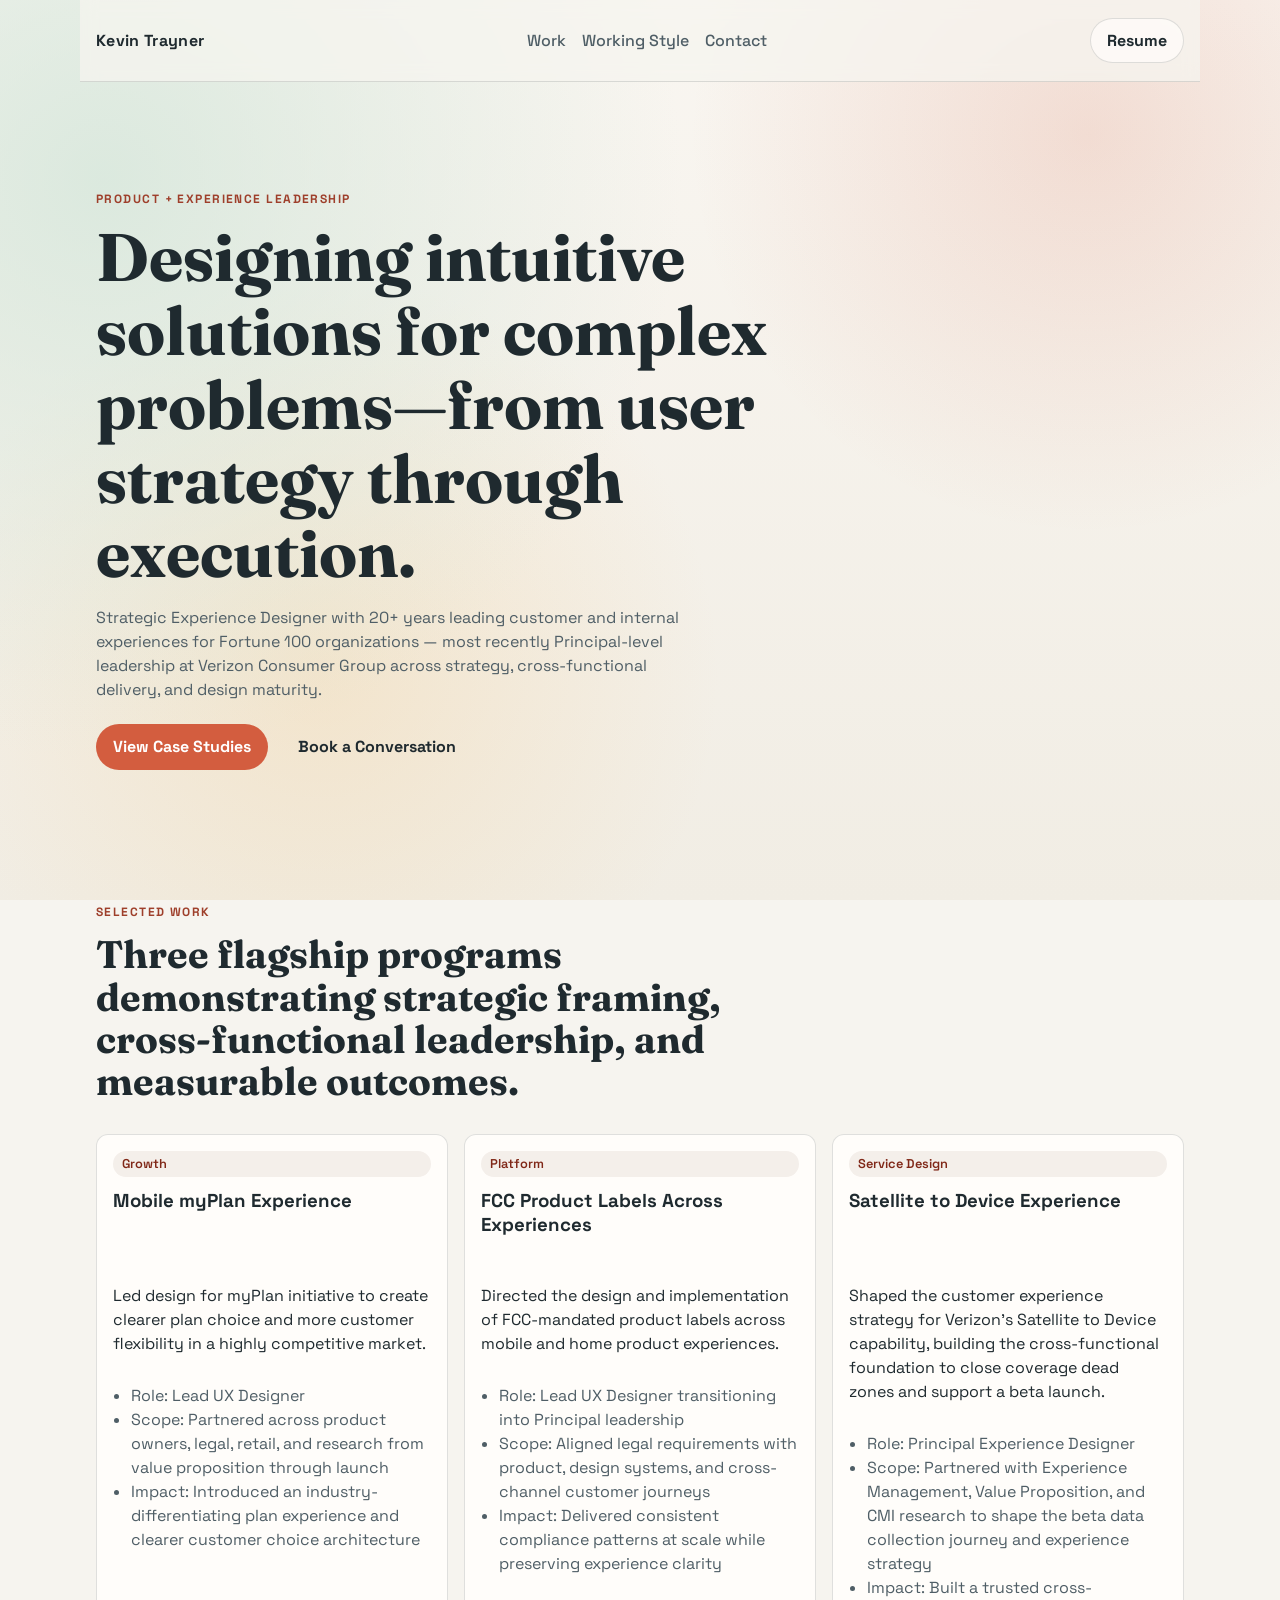
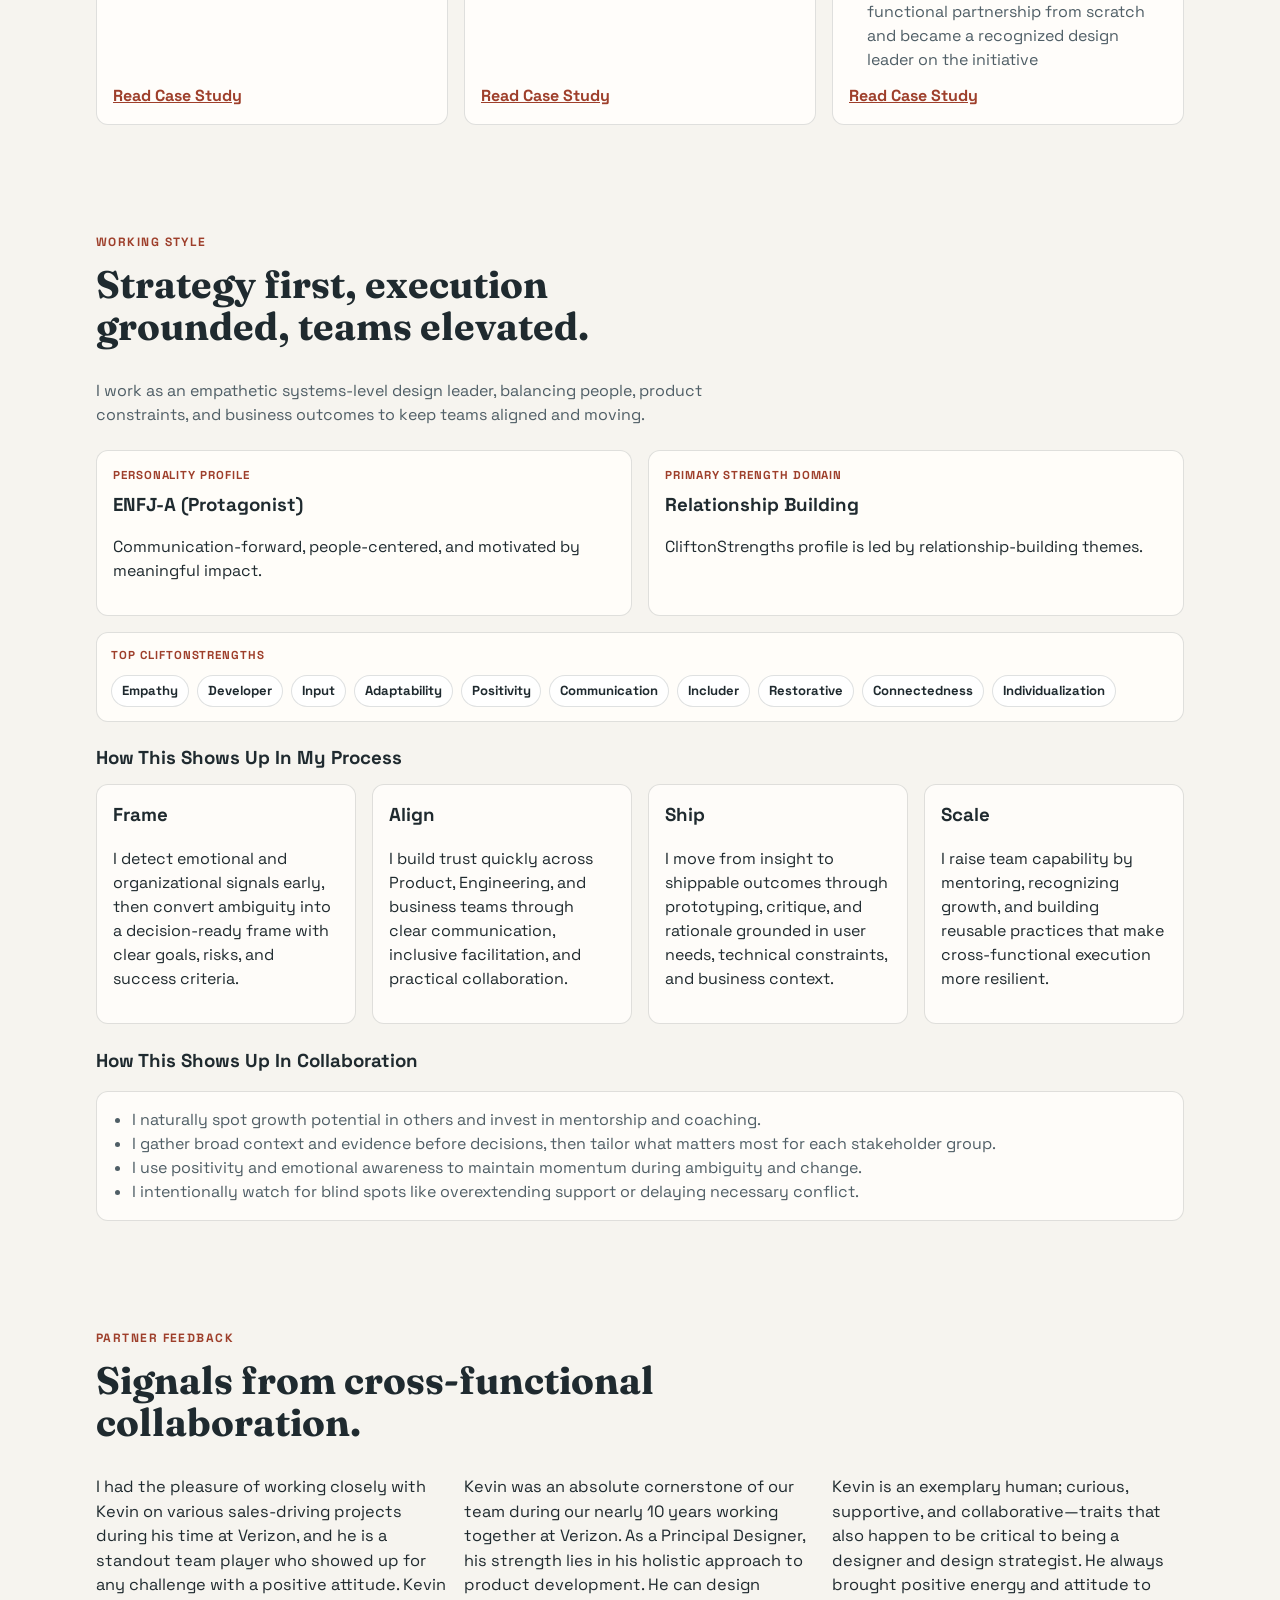
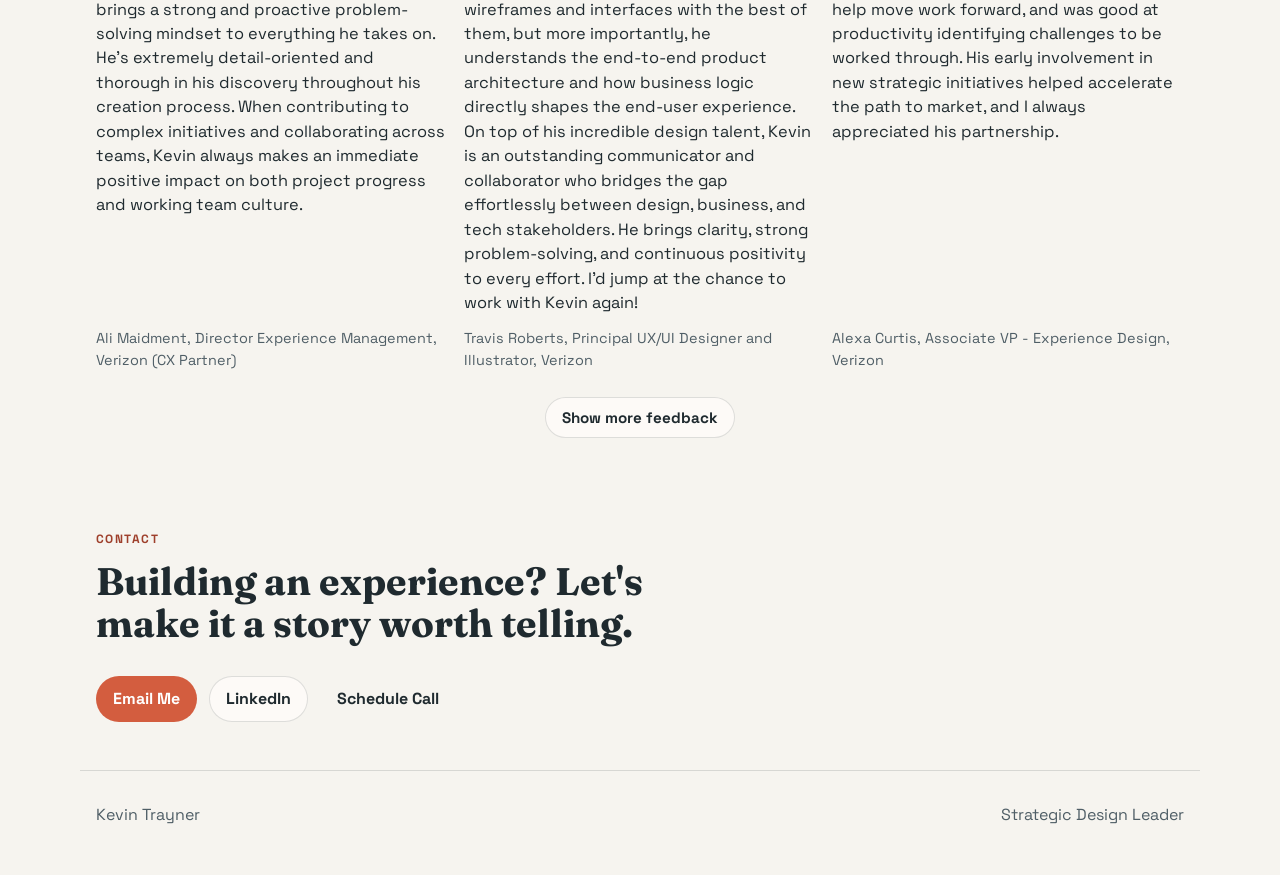
<file: index.html>
<!doctype html>
<html lang="en">
  <head>
    <meta charset="UTF-8" />
    <meta name="viewport" content="width=device-width, initial-scale=1.0" />
    <title>Kevin Trayner | Principal Experience Designer</title>
    <meta name="description" content="Portfolio of Kevin Trayner: principal experience design leadership focused on strategy, systems, and measurable outcomes." />
    <meta property="og:title" content="Kevin Trayner | Principal Experience Designer" />
    <meta property="og:description" content="Strategic design and product leadership portfolio for hiring managers and design leaders." />
    <meta property="og:type" content="website" />
    <link rel="preconnect" href="https://fonts.googleapis.com" />
    <link rel="preconnect" href="https://fonts.gstatic.com" crossorigin />
    <link
      href="https://fonts.googleapis.com/css2?family=Fraunces:opsz,wght@9..144,500;9..144,700&family=Space+Grotesk:wght@400;500;700&display=swap"
      rel="stylesheet"
    />
    <link rel="stylesheet" href="styles.css" />
  </head>
  <body>
    <div class="page-bg" aria-hidden="true"></div>

    <header class="site-header">
      <a class="brand" href="#top" id="brand-name">Portfolio</a>
      <nav class="main-nav" aria-label="Main navigation" id="main-nav"></nav>
      <a class="btn btn-ghost" href="#" id="resume-link" target="_blank" rel="noreferrer">Resume</a>
    </header>

    <main id="top">
      <section class="hero reveal" id="hero"></section>
      <section id="work" class="section reveal"></section>
      <section id="working-style" class="section reveal"></section>
      <section id="testimonials" class="section reveal"></section>
    </main>

    <section id="contact" class="contact reveal">
      <p class="section-kicker" id="contact-kicker"></p>
      <h2 id="contact-heading"></h2>
      <div class="contact-links" id="contact-links"></div>
    </section>

    <footer class="site-footer">
      <p id="footer-left"></p>
      <p id="footer-right"></p>
    </footer>

    <script src="content.js"></script>
    <script src="common.js"></script>
    <script src="script.js"></script>
    <script src="edit-mode.js"></script>
  </body>
</html>
</file>
<file: styles.css>
:root {
  --bg: #f6f4ef;
  --paper: #fffdfa;
  --ink: #1f2a2f;
  --muted: #4f5e66;
  --accent: #d35d3f;
  --accent-deep: #9e3f2b;
  --line: rgba(31, 42, 47, 0.14);
  --mint: #d4e6da;
  --gold: #f2d19c;
}

* {
  box-sizing: border-box;
}

html,
body {
  margin: 0;
  padding: 0;
}

body {
  font-family: "Space Grotesk", sans-serif;
  color: var(--ink);
  background: var(--bg);
  line-height: 1.5;
  position: relative;
  min-height: 100vh;
}

.page-bg {
  position: fixed;
  inset: 0;
  background:
    radial-gradient(circle at 85% 15%, rgba(211, 93, 63, 0.16), transparent 30%),
    radial-gradient(circle at 8% 20%, rgba(212, 230, 218, 0.8), transparent 42%),
    radial-gradient(circle at 25% 75%, rgba(242, 209, 156, 0.36), transparent 34%),
    linear-gradient(180deg, #f9f6f1 0%, #f1ede4 100%);
  z-index: -1;
}

.site-header {
  max-width: 1120px;
  margin: 0 auto;
  padding: 1.1rem 1rem;
  display: flex;
  align-items: center;
  justify-content: space-between;
  gap: 1rem;
  position: sticky;
  top: 0;
  backdrop-filter: blur(8px);
  background: rgba(246, 244, 239, 0.75);
  border-bottom: 1px solid var(--line);
  z-index: 5;
}

.brand {
  text-decoration: none;
  color: var(--ink);
  font-weight: 700;
  letter-spacing: 0.02em;
}

.main-nav {
  display: flex;
  gap: 1rem;
}

.main-nav a {
  text-decoration: none;
  color: var(--muted);
  font-weight: 500;
}

main,
.contact,
.site-footer {
  max-width: 1120px;
  margin: 0 auto;
  padding: 0 1rem;
}

.hero {
  padding-top: 6rem;
  padding-bottom: 3rem;
}

.eyebrow,
.section-kicker {
  text-transform: uppercase;
  letter-spacing: 0.12em;
  font-size: 0.75rem;
  color: var(--accent-deep);
  font-weight: 700;
}

h1,
h2,
h3 {
  margin-top: 0;
}

h1,
h2 {
  font-family: "Fraunces", serif;
  font-weight: 700;
  line-height: 1.1;
}

h1 {
  font-size: clamp(2rem, 6vw, 4.2rem);
  max-width: 15ch;
  margin-bottom: 1rem;
}

h2 {
  font-size: clamp(1.5rem, 3vw, 2.4rem);
  max-width: 24ch;
}

.hero-copy {
  max-width: 60ch;
  color: var(--muted);
  margin-bottom: 1.4rem;
}

.hero-cta {
  display: flex;
  gap: 0.8rem;
  flex-wrap: wrap;
  margin-bottom: 1.6rem;
}

.hero-signal {
  max-width: 70ch;
  padding: 0.85rem 1rem;
  border: 1px solid var(--line);
  background: rgba(255, 253, 250, 0.72);
  border-radius: 10px;
}

.btn {
  display: inline-flex;
  align-items: center;
  justify-content: center;
  text-decoration: none;
  border-radius: 999px;
  padding: 0.62rem 1rem;
  font-weight: 700;
  border: 1px solid transparent;
}

.btn-primary {
  background: var(--accent);
  color: #fff;
}

.btn-primary:hover {
  background: var(--accent-deep);
}

.btn-ghost {
  color: var(--ink);
  border-color: var(--line);
  background: rgba(255, 253, 250, 0.72);
}

.btn-text {
  color: var(--ink);
}

.testimonials-toggle-wrap {
  display: flex;
  justify-content: center;
  margin-top: 1.6rem;
}

.testimonials-toggle {
  font-family: inherit;
  font-size: 0.95rem;
  cursor: pointer;
}

.section {
  padding: 3rem 0;
}

.section-head {
  margin-bottom: 1.4rem;
}

.section-intro {
  max-width: 64ch;
  color: var(--muted);
}

.profile-signal-grid {
  display: grid;
  grid-template-columns: repeat(2, minmax(0, 1fr));
  gap: 1rem;
  margin-bottom: 1rem;
}

.profile-signal-card {
  border: 1px solid var(--line);
  border-radius: 12px;
  padding: 1rem;
  background: rgba(255, 253, 250, 0.92);
}

.profile-signal-label {
  margin: 0 0 0.4rem;
  color: var(--accent-deep);
  text-transform: uppercase;
  letter-spacing: 0.08em;
  font-size: 0.72rem;
  font-weight: 700;
}

.profile-signal-card h3 {
  margin-bottom: 0.5rem;
}

.strengths-wrap {
  border: 1px solid var(--line);
  border-radius: 12px;
  background: rgba(255, 253, 250, 0.92);
  padding: 0.9rem;
  margin-bottom: 1rem;
}

.strengths-title {
  margin: 0 0 0.65rem;
  color: var(--accent-deep);
  text-transform: uppercase;
  letter-spacing: 0.08em;
  font-size: 0.72rem;
  font-weight: 700;
}

.strength-chips {
  display: flex;
  gap: 0.5rem;
  flex-wrap: wrap;
}

.strength-chip {
  display: inline-block;
  padding: 0.32rem 0.62rem;
  border-radius: 999px;
  border: 1px solid var(--line);
  background: #fff;
  font-size: 0.82rem;
  font-weight: 700;
  color: var(--ink);
}

.card-grid {
  display: grid;
  gap: 1rem;
  grid-template-columns: repeat(3, minmax(0, 1fr));
}

.case-card {
  background: var(--paper);
  border: 1px solid var(--line);
  border-radius: 12px;
  padding: 1rem;
  display: flex;
  flex-direction: column;
  gap: 0.75rem;
}

.case-card h3 {
  line-height: 1.3;
  min-height: 2.6em;
}

.case-card ul {
  margin: 0;
  padding-left: 1.1rem;
  color: var(--muted);
}

.case-card a {
  margin-top: auto;
  color: var(--accent-deep);
  font-weight: 700;
}

.case-tag {
  margin: 0;
  display: inline-block;
  padding: 0.2rem 0.56rem;
  background: #f4efea;
  border: none;
  border-radius: 999px;
  font-size: 0.8rem;
  font-weight: 600;
  color: #802818;
}

.split {
  display: grid;
  gap: 1.4rem;
  grid-template-columns: 1fr 2fr;
}

.working-style-subhead {
  margin-top: 1.4rem;
  margin-bottom: 0.7rem;
}

.leadership-grid {
  display: grid;
  gap: 1rem;
  grid-template-columns: repeat(3, minmax(0, 1fr));
}

.leadership-grid-4 {
  grid-template-columns: repeat(4, minmax(0, 1fr));
}

.working-notes {
  border: 1px solid var(--line);
  border-radius: 12px;
  background: rgba(255, 253, 250, 0.9);
  padding: 1rem;
  margin-top: 1rem;
}

.working-notes ul {
  margin: 0;
  padding-left: 1.2rem;
  color: var(--muted);
}

.leadership-grid article {
  border: 1px solid var(--line);
  background: rgba(255, 253, 250, 0.9);
  border-radius: 12px;
  padding: 1rem;
}

.writing-list {
  display: grid;
  grid-template-columns: repeat(3, minmax(0, 1fr));
  gap: 1rem;
}

.testimonial-card {
  display: flex;
  flex-direction: column;
  gap: 0.8rem;
  height: 100%;
}

.testimonial-card[hidden] {
  display: none;
}

.testimonial-quote {
  margin: 0;
  font-size: 1.02rem;
}

.testimonial-attribution {
  margin: 0;
  margin-top: auto;
  color: var(--muted);
  font-size: 0.9rem;
}

.case-gallery {
  display: grid;
  gap: 1rem;
  grid-template-columns: repeat(3, minmax(0, 1fr));
}

.case-gallery-item {
  margin: 0;
}

.case-gallery-thumb {
  display: block;
  width: 100%;
  padding: 0;
  border: 1px solid var(--line);
  border-radius: 12px;
  background: rgba(255, 253, 250, 0.9);
  overflow: hidden;
  cursor: zoom-in;
}

.case-gallery-thumb img {
  display: block;
  width: 100%;
  height: 180px;
  object-fit: contain;
}

.case-gallery-item figcaption {
  margin-top: 0.5rem;
  color: var(--muted);
  font-size: 0.85rem;
}

.lightbox {
  position: fixed;
  inset: 0;
  z-index: 200;
  display: flex;
  align-items: center;
  justify-content: center;
  padding: 2rem;
  background: rgba(31, 42, 47, 0.86);
}

.lightbox[hidden] {
  display: none;
}

.lightbox-figure {
  margin: 0;
  max-width: min(92vw, 1100px);
  max-height: 90vh;
  display: flex;
  flex-direction: column;
  gap: 0.6rem;
}

.lightbox-figure img {
  max-width: 100%;
  max-height: 80vh;
  border-radius: 8px;
  object-fit: contain;
}

.lightbox-figure figcaption {
  color: #f6f4ef;
  font-size: 0.9rem;
  text-align: center;
}

.lightbox-close {
  position: absolute;
  top: 1.2rem;
  right: 1.4rem;
  width: 2.4rem;
  height: 2.4rem;
  border-radius: 999px;
  border: 1px solid rgba(255, 255, 255, 0.4);
  background: rgba(255, 255, 255, 0.08);
  color: #fff;
  font-size: 1.4rem;
  line-height: 1;
  cursor: pointer;
}

body.lightbox-open {
  overflow: hidden;
}

@media (max-width: 980px) {
  .case-gallery {
    grid-template-columns: repeat(2, minmax(0, 1fr));
  }
}

@media (max-width: 760px) {
  .case-gallery {
    grid-template-columns: 1fr;
  }
}

.about-card {
  border: 1px solid var(--line);
  border-radius: 12px;
  padding: 1rem;
  background: rgba(255, 253, 250, 0.9);
  max-width: 80ch;
}

.contact {
  padding-top: 2rem;
  padding-bottom: 3rem;
}

.contact-links {
  display: flex;
  gap: 0.75rem;
  flex-wrap: wrap;
}

.site-footer {
  border-top: 1px solid var(--line);
  padding-top: 1rem;
  padding-bottom: 2rem;
  color: var(--muted);
  display: flex;
  justify-content: space-between;
  gap: 1rem;
  flex-wrap: wrap;
}

.reveal {
  opacity: 0;
  transform: translateY(18px);
  transition: opacity 0.6s ease, transform 0.6s ease;
}

.reveal.is-visible {
  opacity: 1;
  transform: translateY(0);
}

@media (max-width: 980px) {
  .leadership-grid-4,
  .profile-signal-grid {
    grid-template-columns: repeat(2, minmax(0, 1fr));
  }

  .card-grid,
  .writing-list,
  .leadership-grid {
    grid-template-columns: 1fr;
  }

  .split {
    grid-template-columns: 1fr;
  }
}

.edit-mode-active [data-edit] {
  cursor: text;
  border-radius: 4px;
}

.edit-mode-active [data-edit]:hover,
.edit-mode-active [data-edit]:focus {
  outline: 1px dashed var(--accent);
  outline-offset: 2px;
}

.edit-toolbar {
  position: fixed;
  right: 1rem;
  bottom: 1rem;
  z-index: 9999;
  display: flex;
  align-items: center;
  gap: 0.5rem;
  padding: 0.6rem 0.8rem;
  background: var(--paper);
  border: 1px solid var(--line);
  border-radius: 12px;
  box-shadow: 0 6px 20px rgba(31, 42, 47, 0.18);
  font-family: "Space Grotesk", sans-serif;
  font-size: 0.85rem;
}

.edit-toolbar button {
  font-family: inherit;
  font-size: 0.85rem;
  font-weight: 700;
  border-radius: 999px;
  border: 1px solid var(--line);
  background: #fff;
  color: var(--ink);
  padding: 0.4rem 0.8rem;
  cursor: pointer;
}

.edit-toolbar button:disabled {
  cursor: not-allowed;
  opacity: 0.5;
}

.edit-toolbar .edit-toolbar-toggle {
  background: var(--accent);
  color: #fff;
  border-color: transparent;
}

.edit-toolbar .edit-toolbar-status {
  color: var(--muted);
  max-width: 22ch;
}

@media (max-width: 760px) {
  .profile-signal-grid {
    grid-template-columns: 1fr;
  }

  .site-header {
    flex-wrap: wrap;
    justify-content: center;
    text-align: center;
  }

  .main-nav {
    width: 100%;
    justify-content: center;
    flex-wrap: wrap;
  }

  .hero {
    padding-top: 3.5rem;
  }
}
</file>
